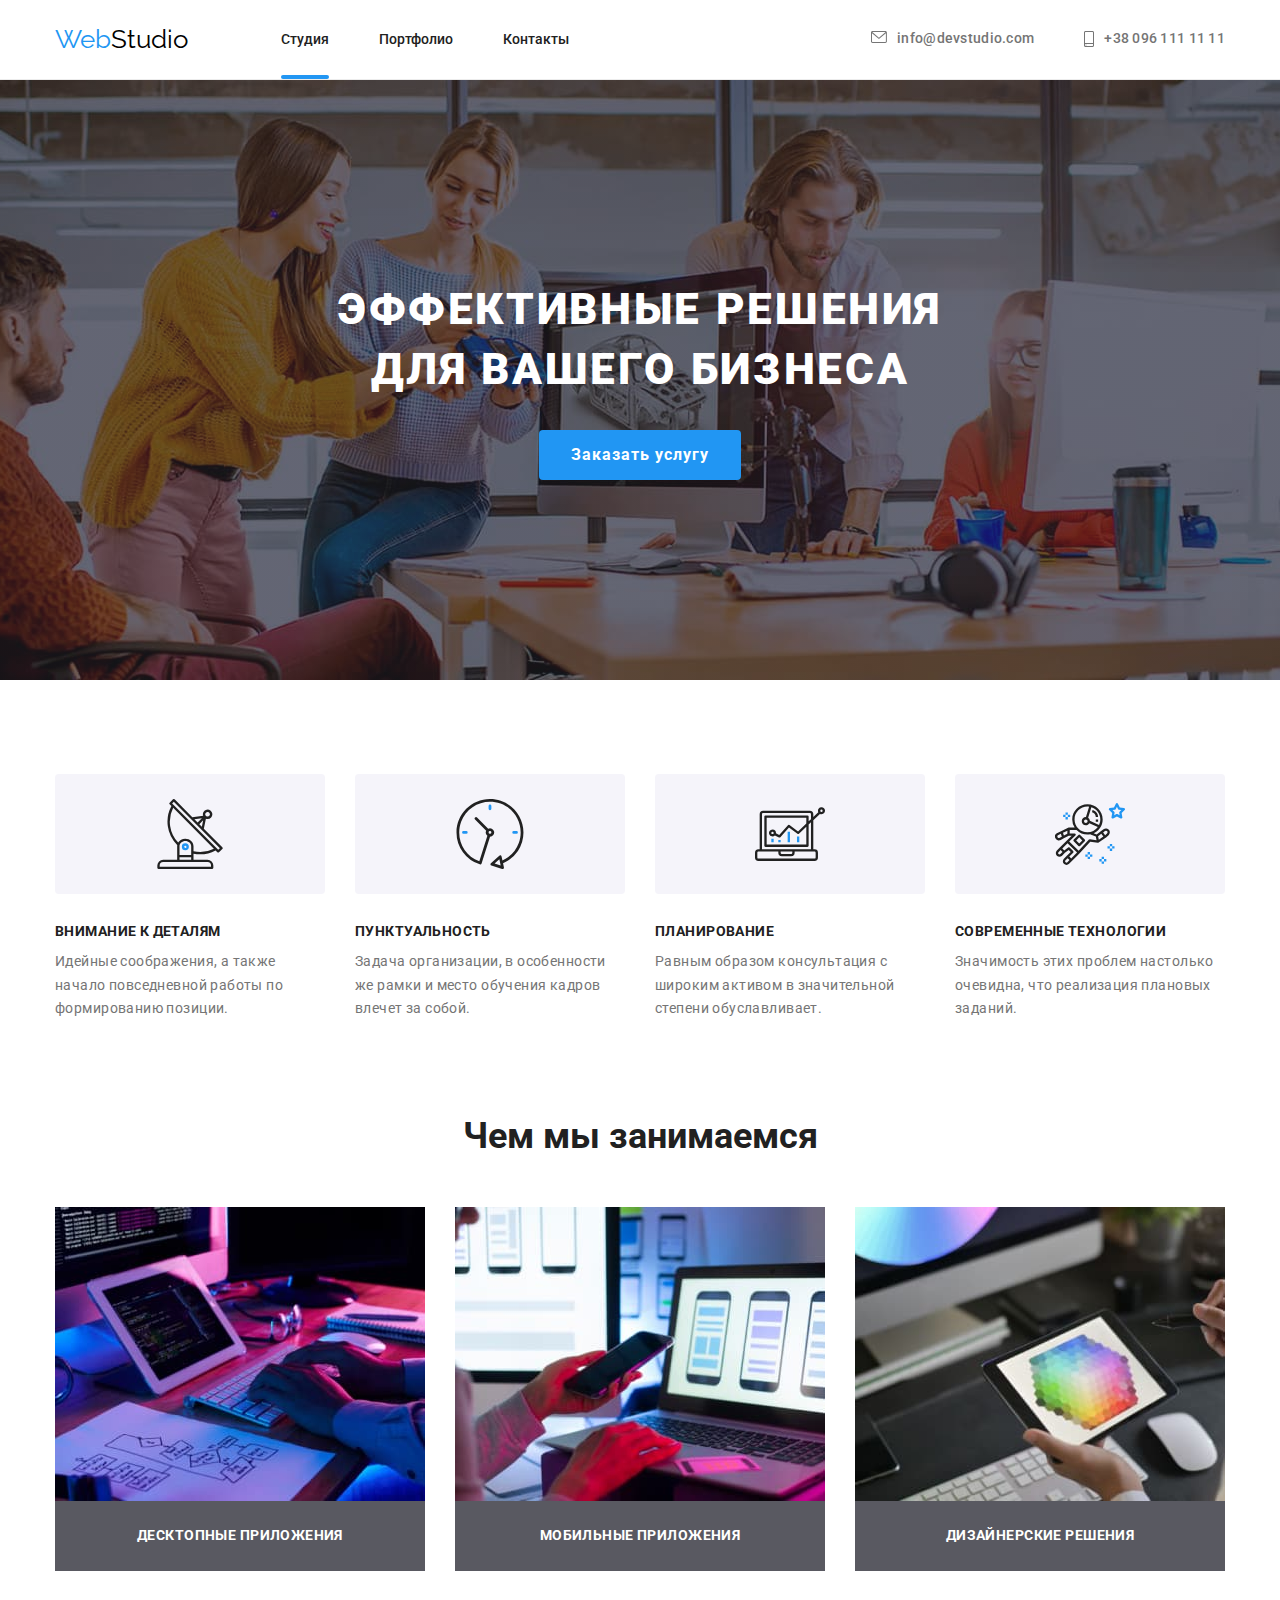
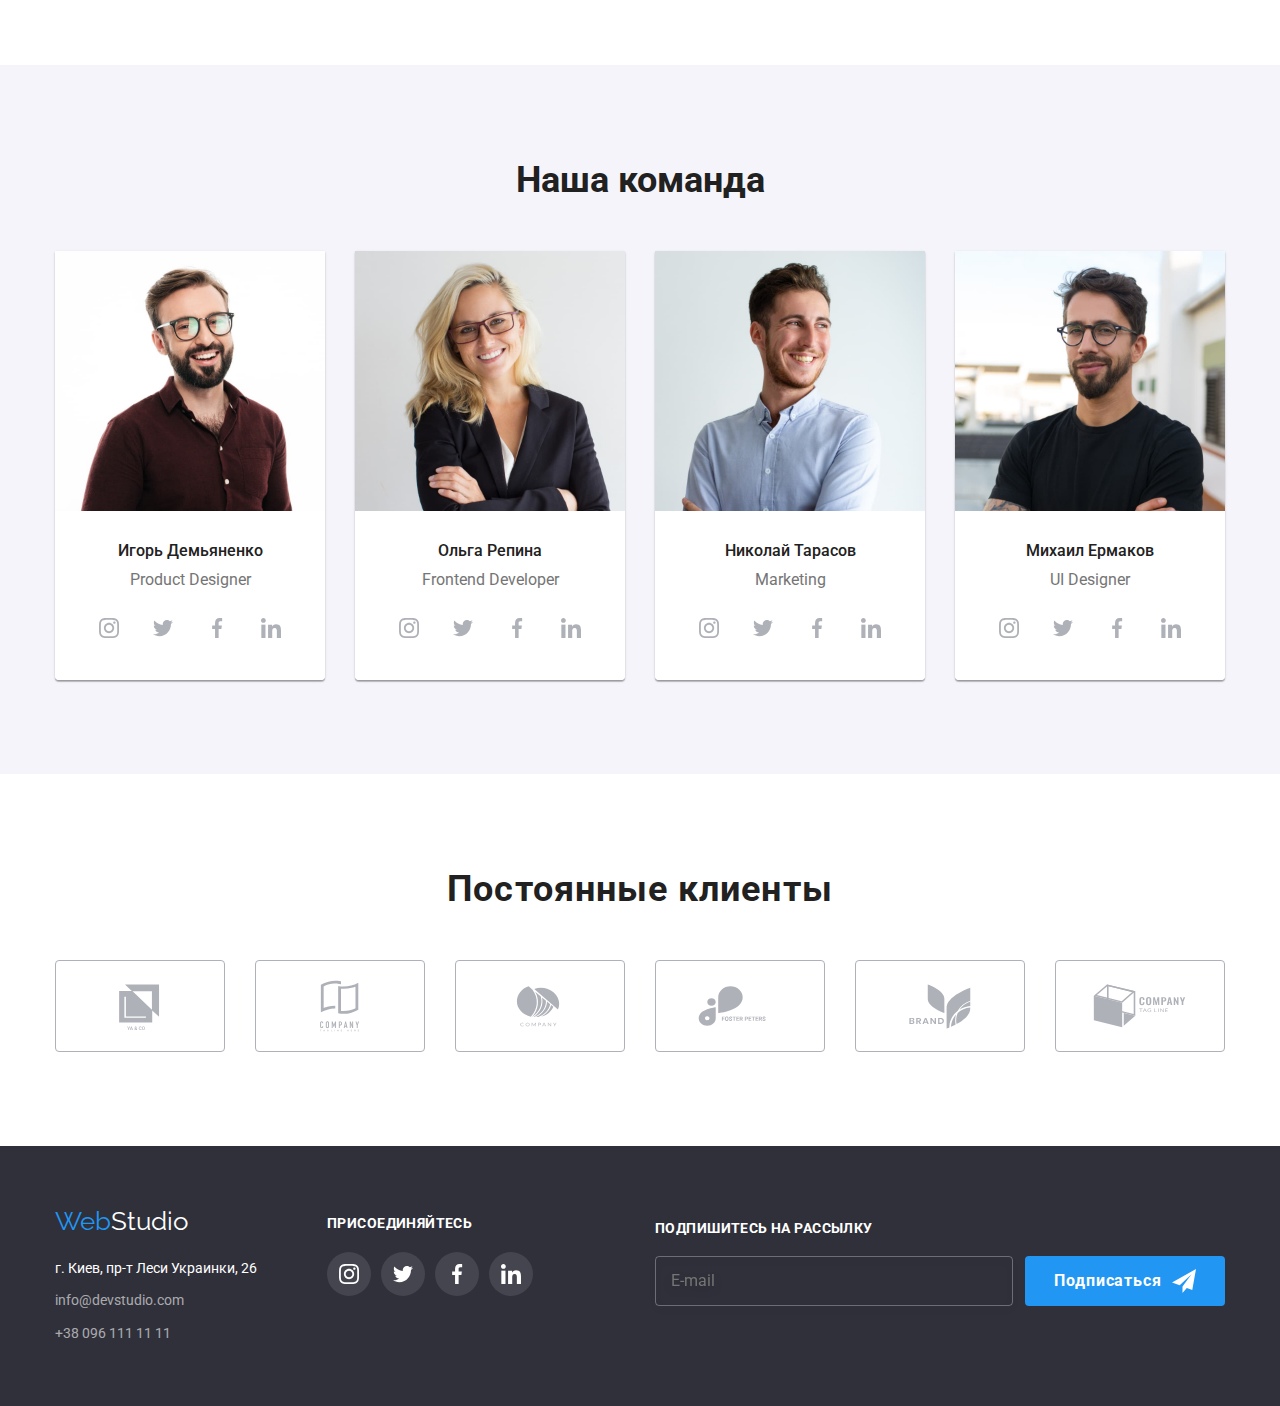
<file: index.html>
<!DOCTYPE html>
<html lang="ru">

<head>

    <meta charset="UTF-8">
    <meta http-equiv="X-UA-Compatible" content="IE=edge">
    <meta name="viewport" content="width=device-width, initial-scale=1.0">
    <title>Студия</title>
    <link
        href="https://fonts.googleapis.com/css2?family=Raleway:wght@700&family=Roboto:wght@400;500;700;900&display=swap"
        rel="stylesheet">
    <link rel="stylesheet"
        href="https://cdnjs.cloudflare.com/ajax/libs/modern-normalize/1.1.0/modern-normalize.min.css">
    <!-- <link rel="stylesheet" href="./css/styles.css" /> -->
    <link rel="stylesheet" href="./css/main.min.css">
</head>

<body>
    <!--------------------------------------------------Header--------------------------------->

    <header class="page-header">
        <nav class="container main-nav">
            <a href="./index.html" class="logo">Web</a>

            <!----------------------------------------Navigation------------------------------ -->
            <ul class="site-nav list">
                <li class="site-nav__item"><a href="" class="site-nav__link site-nav__link-current">Студия</a></li>
                <li class="site-nav__item"><a href="./portfolio.html" class="site-nav__link">Портфолио</a></li>
                <li class="site-nav__item"><a href="" class="site-nav__link">Контакты</a></li>
            </ul>

            <ul class="contacts list">
                <li class="contact__item">
                    <a class="contact__link" href="mailto:info@devstudio.com">
                        <svg class="contact__image" width="16" height="12">
                            <use href="./images/icons/symbol-defs.svg#icon-envelope"></use>
                        </svg>
                        info@devstudio.com</a>
                </li>
                <li class="contact__item">
                    <a class="contact__link" href="tel:+380961111111">
                        <svg class="contact__image" width="10" height="16">
                            <use href="./images/icons/symbol-defs.svg#icon-smartphone"></use>
                        </svg>
                        +38 096 111 11 11</a>
                </li>
            </ul>
        </nav>
    </header>
    <main>
        <!--------------------------------------Main section------------------------- -->
        <section class="order">
            <!-- <div class="container"> -->
            <h1 class="order__title">Эффективные решения для вашего бизнеса</h1>
            <button type="button" class="button" data-modal-open>Заказать услугу</button>
            <div class="backdrop is-hidden" data-modal>
<!-----------------------------------------Modal------------------------------------->
                <div class="modal">
                    <button class="modal__close" data-modal-close>
                        <svg class="close-icon" width="18" height="18">
                            <use href="./images/icons/symbol-defs.svg#icon-close-button"></use>
                        </svg>
                    </button>
                        <h2 class="modal__title">Оставьте свои данные, мы вам перезвоним</h2>
                        <form class="modal__form" autocomplete="off">

                    <div class="form-field">
                        <label class="form-field__label" for="name">
                            <span class="form-field__title">Имя</span>
                            <input type="text" class="form-field__input" name="name" id="name" />
                            <span class="form-field__icon" href="./images/icons/symbol-defs.svg#icon-person">
                                <svg class="icon-person" width="18" height="18">
                                    <use href="./images/icons/symbol-defs.svg#icon-person"></use>
                                </svg>
                            </span>
                        </label>
                    </div>


                    <div class="form-field">
                         <label class="form-field__label" for="phone" >
                            <span class="form-field__title">Телефон</span>                            
                            <input type="tel" class="form-field__input" name="name" id="phone"/>                       
                            <span class="form-field__icon" href="./images/icons/symbol-defs.svg#icon-phone">
                            <svg class="icon-phone" width="18" height="18">
                                <use href="./images/icons/symbol-defs.svg#icon-phone"></use>
                            </svg>
                        </span>
                    </label>
                    </div>

                    <div class="form-field">                                         
                    <label class="form-field__label" for="email">
                        <span class="form-field__title">Почта</span>
                        <input type="email" class="form-field__input" name="mail" id="email" />                  
                    <span class="form-field__icon" href="./images/icons/symbol-defs.svg#icon-email">
                         <svg class="icon-email" width="18" height="18">
                          <use href="./images/icons/symbol-defs.svg#icon-email"></use>
                      </svg>
                    </span></label>
                </div>

                <div class="form-field">
                    <label class="form-field__label" for="comment">
                        <span class="form-field__title">Комментарий</span></label>
                    <textarea class="form-field__textarea" name="comment" id="comment" placeholder="Введите текст"></textarea>
                </div>

                <label class="modal-agreement">
                    <div class="modal__box">
                        <input class="modal__input" type="checkbox" name="contract"/>
                        <span class="fake"></span>
                        <svg class="checkbox-icon">
                            <use width="16" height="16" class="icon-check" href="./images/icons/symbol-defs.svg#icon-icon-check1"></use>
                        </svg>               
                        <p class="modal__text">Соглашаюсь с рассылкой и принимаю <a class="modal__link" href="">
                                Условия договора</a></p>
                    </div>
                </label>
                
                <button class="form__button" type="submit">Отправить</button>
                    </form>
                    
                </div>
            </div>
            </div>
        </section> 

        <!----------------------------------------Features--------------------- -->
        <section class="features features-section">
            <div class="container">
                <h2 class="features-section__title">Наши преимущества</h2>
                <div class="features-section__box">
                    <ul class="features-list list">
                         <li class="features-list__item icon-antenna">
                            <div class="features-list__box">
                                <h3 class="features-list__title">Внимание к деталям</h3>
                                <p class="features-list__text">Идейные соображения, а также начало повседневной работы по
                                    формированию
                                    позиции.</p>
                            </div>
                        </li>

                        <li class="features-list__item icon-clock">
                            <div class="features-list__box">
                                <h3 class="features-list__title">Пунктуальность</h3>
                                <p class="features-list__text">Задача организации, в особенности же рамки и место обучения
                                    кадров
                                    влечет за собой.</p>
                            </div>
                        </li>

                        <li class="features-list__item icon-diagram">
                            <div class="features-list__box">
                                <h3 class="features-list__title">Планирование</h3>
                                <p class="features-list__text">Равным образом консультация с широким активом в значительной
                                    степени
                                    обуславливает.</p>
                            </div>
                        </li>

                         <li class="features-list__item icon-astronaut">
                            <div class="features-list__box">
                                <h3 class="features-list__title">Современные технологии</h3>
                                <p class="features-list__text">Значимость этих проблем настолько очевидна, что реализация
                                    плановых
                                    заданий.
                                </p>
                            </div>
                        </li>

                    </ul>
                </div>
            </div>
        </section>
<!---------------------------------------------------------- Works--------------------------------------- -->

        <section class="works works-section">
            <div class="container">
                 <h2 class="works-section__title">Чем мы занимаемся</h2>
                        <ul class="works-list list">
                            <li class="works-list__item">
                                <div class="works-thumb">
                                    <img class="works-list__image" src="./images/jpg-images/activity1.jpg"
                                        alt="programer working his desk office" width="370">
                                    <div class="works-list__box">
                                <h2 class="works-list__title">Десктопные приложения</h2>
                                </div>
                            </div>
                        </li>

                <li class="works-list__item">
                    <div class="works-thumb">
                        <img class="works-list__image" src="./images/jpg-images/activity2.jpg"
                            alt="team creator is working interface mobile phones" width="370">
                            <div class="works-list__box">
                                <h2 class="works-list__title">Мобильные приложения</h2>
                            </div>
                        </div>
                    </li>
                    <li class="works-list__item">
                        <div class="works-thumb">
                        <img class="works-list__image" src="./images/jpg-images/activity3.jpg" alt="designer is working on tablet" width="370">
                        <div class="works-list__box">
                            <h2 class="works-list__title">Дизайнерские решения</h2>
                        </div>
                    </div>
                </li>
            </ul>
        </div>
    </section>
<!---------------------------------------------- Our team------------------------------- -->

                <section class="team team-section">
                    <div class="container">
                    <h2 class="team__title">Наша команда</h2>
                        <ul class="team-list list">
                            <li class="team-list__member">
                                <img class="team-list__image" src="./images/jpg-images/product_designer.jpg"
                                    alt="Product Designer, Igor Demianenko" width="270">
                                <div class="specialist">
                                    <h3 class="specialist__name">Игорь Демьяненко</h3>
                                      <p class="specialist__role">Product Designer</p>
                                       <ul class="specialist-links">
                                           <li class="specialist-links__item">
                                            <a class="icon-link" href="./images/icons/symbol-defs.svg#icon-instagram">
                                                <svg class="social-icon" width="20" height="20">
                                                    <use href="./images/icons/symbol-defs.svg#icon-instagram">
                                                    </use>
                                                </svg>
                                            </a>
                                        </li>

                                <li class="specialist-links__item">
                                    <a class="icon-link" href="./images/icons/symbol-defs.svg#icon-twitter">
                                        <svg class="social-icon" width="20" height="20">
                                            <use href="./images/icons/symbol-defs.svg#icon-twitter">
                                            </use>
                                        </svg>
                                    </a>
                                </li>
                                <li class="specialist-links__item">
                                    <a class="icon-link" href="./images/icons/symbol-defs.svg#icon-facebook">
                                        <svg class="social-icon" width="20" height="20">
                                            <use href="./images/icons/symbol-defs.svg#icon-facebook">
                                            </use>
                                        </svg>
                                    </a>
                                </li>
                                <li class="specialist-links__item">
                                    <a class="icon-link" href="./images/icons/symbol-defs.svg#icon-linkedin">
                                        <svg class="social-icon" width="20" height="20">
                                            <use href="./images/icons/symbol-defs.svg#icon-linkedin">
                                            </use>
                                        </svg>
                                    </a>
                                </li>
                            </ul>
                        </div>

                    </li>
                    <li class="team-list__member">
                        <img class="team-list__image" src="./images/jpg-images/frontend_developer.jpg" alt="Frontend Developer, Olha Repina"
                            width="270">
                        <div class="specialist">
                            <h3 class="specialist__name">Ольга Репина</h3>
                            <p class="specialist__role">Frontend Developer</p>
                            <ul class="specialist-links">
                                <li class="specialist-links__item">
                                    <a class="icon-link" href="./images/icons/symbol-defs.svg#icon-instagram">
                                        <svg class="social-icon" width="20" height="20">
                                            <use href="./images/icons/symbol-defs.svg#icon-instagram">
                                            </use>
                                        </svg>
                                    </a>
                                </li>
                                <li class="specialist-links__item">
                                    <a class="icon-link" href="./images/icons/symbol-defs.svg#icon-twitter">
                                        <svg class="social-icon" width="20" height="20">
                                            <use href="./images/icons/symbol-defs.svg#icon-twitter">
                                            </use>
                                        </svg>
                                    </a>
                                </li>
                                <li class="specialist-links__item">
                                    <a class="icon-link" href="./images/icons/symbol-defs.svg#icon-facebook">
                                        <svg class="social-icon" width="20" height="20">
                                            <use href="./images/icons/symbol-defs.svg#icon-facebook">
                                            </use>
                                        </svg>
                                    </a>
                                </li>
                                <li class="specialist-links__item">
                                    <a class="icon-link" href="./images/icons/symbol-defs.svg#icon-linkedin">
                                        <svg class="social-icon" width="20" height="20">
                                            <use href="./images/icons/symbol-defs.svg#icon-linkedin">
                                            </use>
                                        </svg>
                                    </a>
                                </li>
                            </ul>
                        </div>
                    </li>
                    <li class="team-list__member">
                        <img class="team-list__image" src="./images/jpg-images/marketing.jpg" alt="Marketing, Nikolai Tarasov" width="270">
                        <div class="specialist">
                            <h3 class="specialist__name">Николай Тарасов</h3>
                            <p class="specialist__role">Marketing</p>
                            <ul class="specialist-links">
                                <li class="specialist-links__item">
                                    <a class="icon-link" href="./images/icons/symbol-defs.svg#icon-instagram">
                                        <svg class="social-icon" width="20" height="20">
                                            <use href="./images/icons/symbol-defs.svg#icon-instagram">
                                            </use>
                                        </svg>
                                    </a>
                                </li>
                                <li class="specialist-links__item">
                                    <a class="icon-link" href="./images/icons/symbol-defs.svg#icon-twitter">
                                        <svg class="social-icon" width="20" height="20">
                                            <use href="./images/icons/symbol-defs.svg#icon-twitter">
                                            </use>
                                        </svg>
                                    </a>
                                </li>
                                <li class="specialist-links__item">
                                    <a class="icon-link" href="./images/icons/symbol-defs.svg#icon-facebook">
                                        <svg class="social-icon" width="20" height="20">
                                            <use href="./images/icons/symbol-defs.svg#icon-facebook">
                                            </use>
                                        </svg>
                                    </a>
                                </li>
                                <li class="specialist-links__item">
                                    <a class="icon-link" href="./images/icons/symbol-defs.svg#icon-linkedin">
                                        <svg class="social-icon" width="20" height="20">
                                            <use href="./images/icons/symbol-defs.svg#icon-linkedin">
                                            </use>
                                        </svg>
                                    </a>
                                </li>
                            </ul>
                        </div>
                    </li>
                    <li class="team-list__member">
                        <img class="team-list__image" src="./images/jpg-images/ui_designer.jpg" alt="UI Designer, Mikhail Yermakov"
                            width="270">
                        <div class="specialist">
                            <h3 class="specialist__name">Михаил Ермаков</h3>
                            <p class="specialist__role">UI Designer</p>
                            <ul class="specialist-links">
                                <li class="specialist-links__item">
                                    <a class="icon-link" href="./images/icons/symbol-defs.svg#icon-instagram">
                                        <svg class="social-icon" width="20" height="20">
                                            <use href="./images/icons/symbol-defs.svg#icon-instagram">
                                            </use>
                                        </svg>
                                    </a>
                                </li>
                                <li class="specialist-links__item">
                                    <a class="icon-link" href="./images/icons/symbol-defs.svg#icon-twitter">
                                        <svg class="social-icon" width="20" height="20">
                                            <use href="./images/icons/symbol-defs.svg#icon-twitter">
                                            </use>
                                        </svg>
                                    </a>
                                </li>
                                <li class="specialist-links__item">
                                    <a class="icon-link" href="./images/icons/symbol-defs.svg#icon-facebook">
                                        <svg class="social-icon" width="20" height="20">
                                            <use href="./images/icons/symbol-defs.svg#icon-facebook">
                                            </use>
                                        </svg>
                                    </a>
                                </li>
                                <li class="specialist-links__item">
                                    <a class="icon-link" href="./images/icons/symbol-defs.svg#icon-linkedin">
                                        <svg class="social-icon" width="20" height="20">
                                            <use href="./images/icons/symbol-defs.svg#icon-linkedin">
                                            </use>
                                        </svg>
                                    </a>
                                </li>
                            </ul>
                        </div>
                    </li>
                </ul>
            </div>
        </section>
<!-- ----------------------------------Clients---------------------------- -->


                <section class="clients clients-section">
                    <div class="container">
                        <h2 class="clients__title">Постоянные клиенты</h2>
                        <ul class="clients-list">
                            <li class="clients-list__item">
                                <a class="button-client" href="./images/icons/symbol-defs.svg#icon-company1">
                                    <svg class="button-icon">
                                        <use href="./images/icons/symbol-defs.svg#icon-company1-1"></use>
                                    </svg>
                                </a>
                            </li>

                    <li class="clients-list__item"><a class="button-client"
                            href="./images/icons/symbol-defs.svg#icon-company2"">
                <svg class=" button-icon">
                            <use href="./images/icons/symbol-defs.svg#icon-company2"></use>
                            </svg>
                        </a></li>
                    <li class="clients-list__item"><a class="button-client"
                            href="./images/icons/symbol-defs.svg#icon-company3">
                            <svg class="button-icon">
                                <use href="./images/icons/symbol-defs.svg#icon-company3"></use>
                            </svg>
                        </a></li>
                    <li class="clients-list__item"><a class="button-client"
                            href="./images/icons/symbol-defs.svg#icon-company4">
                            <svg class="button-icon">
                                <use href="./images/icons/symbol-defs.svg#icon-company4"></use>
                            </svg>
                        </a></li>
                    <li class="clients-list__item"><a class="button-client"
                            href="./images/icons/symbol-defs.svg#icon-company5">
                            <svg class="button-icon">
                                <use href="./images/icons/symbol-defs.svg#icon-company5"></use>
                            </svg>
                        </a></li>
                    <li class="clients-list__item"><a class="button-client"
                            href="./images/icons/symbol-defs.svg#icon-company6">
                            <svg class="button-icon">
                                <use href="./images/icons/symbol-defs.svg#icon-company6"></use>
                            </svg>
                        </a></li>
                </ul>
            </div>
        </section>
    </main>
    <!------------------------------------Footer--------------------------->
    <footer class="footer">
        <section class="container footer-nav">
            <div>
                <a href="./index.html" class="footer-logo">Web</a>

                <address>
                    <ul class="footer-contacts list">
                        <li class="footer-contacts__item"><a
                                href="https://www.google.com/maps/place/%D0%B1%D1%83%D0%BB%D1%8C%D0%B2%D0%B0%D1%80+%D0%9B%D0%B5%D1%81%D1%96+%D0%A3%D0%BA%D1%80%D0%B0%D1%97%D0%BD%D0%BA%D0%B8,+26,+%D0%9A%D0%B8%D1%97%D0%B2,+%D0%A3%D0%BA%D1%80%D0%B0%D1%97%D0%BD%D0%B0,+02000/@50.4265807,30.5383858,17z/data=!3m1!4b1!4m5!3m4!1s0x40d4cf0e033ecbe9:0x57a4dffefec77da0!8m2!3d50.4265807!4d30.5383858"
                                target="_blank" class="footer-contacts__address">г.
                                Киев, пр-т Леси Украинки, 26</a></li>
                        <li class="footer-contacts__item"><a href="mailto:info@devstudio.com"
                                class="footer-contacts__link">info@devstudio.com</a></li>
                        <li class="footer-contacts__item"><a href="tel:+380961111111" class="footer-contacts__link">+38 096 111 11
                                11</a></li>
                    </ul>
                </address>
            </div>

            <div class="join-box">
                <p class="join-box__title">Присоединяйтесь</p>
                <ul class="join-box__list">
                    <li class="social-link">
                        <a class="icon-link" href="./images/icons/symbol-defs.svg#icon-instagram">
                            <svg width="20" height="20">
                                <use href="./images/icons/symbol-defs.svg#icon-instagram">
                                </use>
                            </svg>
                        </a>
                    </li>
                    <li class="social-link">
                        <a class="icon-link" href="./images/icons/symbol-defs.svg#icon-twitter">
                            <svg width="20" height="20">
                                <use href="./images/icons/symbol-defs.svg#icon-twitter"></use>
                            </svg>
                        </a>
                    </li>
                    <li class="social-link">
                        <a class="icon-link" href="./images/icons/symbol-defs.svg#icon-facebook">
                            <svg width="20" height="20">
                                <use href="./images/icons/symbol-defs.svg#icon-facebook"></use>
                            </svg>
                        </a>
                    </li>
                    <li class="social-link">
                        <a class="icon-link" href="./images/icons/symbol-defs.svg#icon-linkedin">
                            <svg width="20" height="20">
                                <use href="images/icons/symbol-defs.svg#icon-linkedin"></use>
                            </svg>
                        </a>
                    </li>
                </ul>
            </div>


<div class="subscription">
    <p class="subscription__title">Подпишитесь на рассылку
       <form class="subscription__form" name="subscription-form" autocomplete="off">
        <label class="subscription__label">
            <input placeholder="E-mail" type="email" name="email" class="subscription__email"/>
  
            <button type="button" class="subscription__submit">Подписаться
                <svg width="24" height="24" class="subscribtion__icon">
                    <use href="./images/icons/symbol-defs.svg#icon-icon-send"></use>
                </svg>
            </button>
        </label>

    </form>
    </p>
</div>  
</section>
</footer>
<script src="./modal.js"></script>
</body>

</html>
</file>
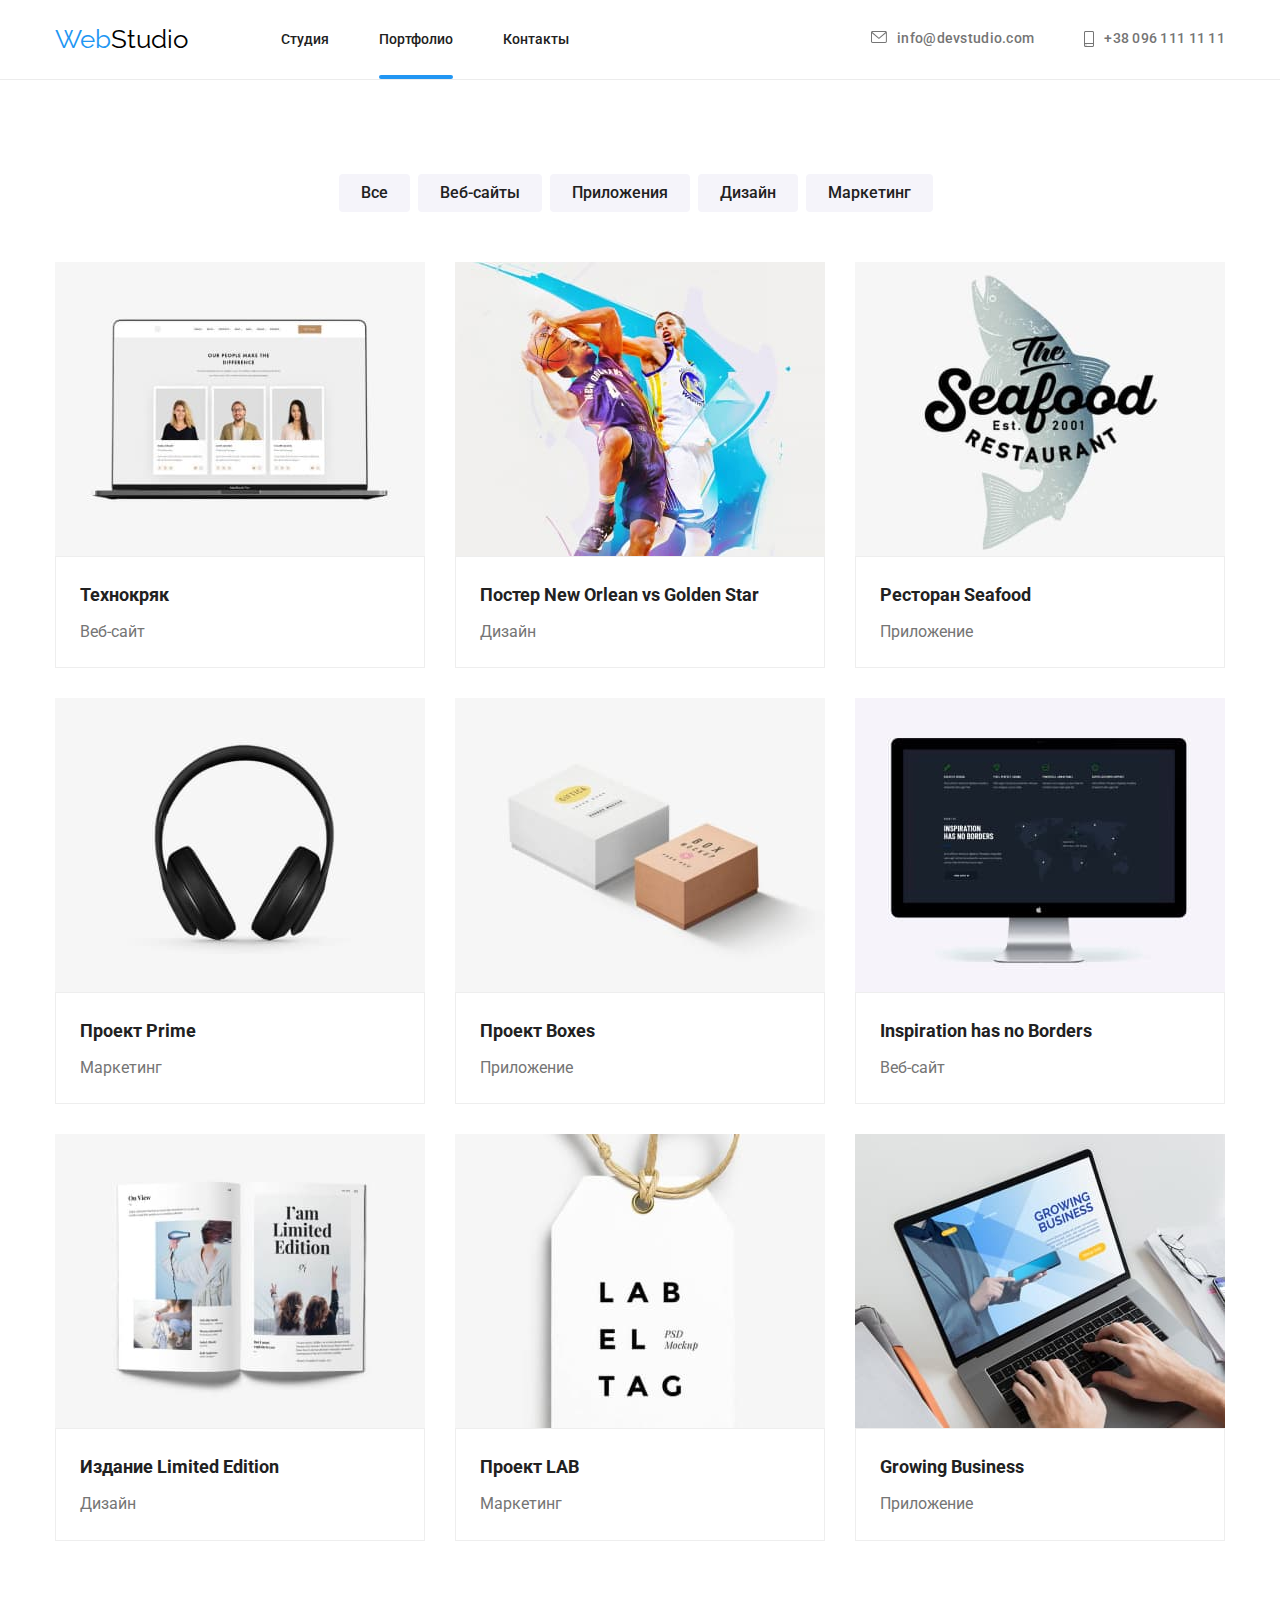
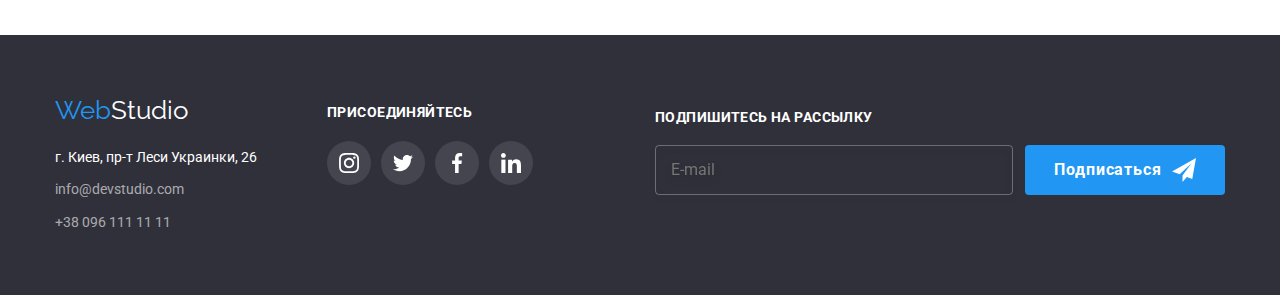
<file: portfolio.html>
<!DOCTYPE html>
<html lang="en">

<head>

    <meta charset="UTF-8">
    <meta http-equiv="X-UA-Compatible" content="IE=edge">
    <meta name="viewport" content="width=device-width, initial-scale=1.0">
    <title>Портфолио</title>
    <link
        href="https://fonts.googleapis.com/css2?family=Raleway:wght@700&family=Roboto:wght@400;500;700;900&display=swap"
        rel="stylesheet">
    <link rel="stylesheet"
        href="https://cdnjs.cloudflare.com/ajax/libs/modern-normalize/1.1.0/modern-normalize.min.css">
    <!-- <link rel="stylesheet" href="./css/styles.css"> -->
    <link rel="stylesheet" href="./css/main.min.css">
</head>

<body>
    <header class="page-header">
        <nav class="container main-nav">
            <a href="./index.html" class="logo">Web</a>

            <!-- Навігація на інші сторінки -->
            <ul class="site-nav list">
                <li class="site-nav__item"><a href="./index.html" class="site-nav__link">Студия</a></li>
                <li class="site-nav__item"><a href="./portfolio.html" class="site-nav__link site-nav__link-current">Портфолио</a></li>
                <li class="site-nav__item"><a href="" class="site-nav__link">Контакты</a></li>
            </ul>

            <ul class="contacts list">
                <li class="contact__item">
                    <a class="contact__link" href="mailto:info@devstudio.com">
                        <svg class="contact__image" width="16" height="12">
                            <use href="./images/icons/symbol-defs.svg#icon-envelope"></use>
                        </svg>
                        info@devstudio.com</a>
                </li>
                <li class="contact__item">
                    <a class="contact__link" href="tel:+380961111111">
                        <svg class="contact__image" width="10" height="16">
                            <use href="./images/icons/symbol-defs.svg#icon-smartphone"></use>
                        </svg>
                        +38 096 111 11 11</a>
                </li>
            </ul>
        </nav>
    </header>
    <main>
        <!----------------------------------------Filters---------------------------- -->


                    <section class="filters filters-section">
                        <div class="container">
                            <h1 class="filters__title">Filters</h1>
                            <ul class="filters-list">
                                <li><button type="button primary" class="filters-list__item">Все</button></li>
                                <li><button type="button secondary" class="filters-list__item">Веб-сайты</button></li>
                                <li><button type="button secondary" class="filters-list__item">Приложения</button></li>
                                <li><button type="button secondary" class="filters-list__item">Дизайн</button></li>
                                <li><button type="button secondary" class="filters-list__item">Маркетинг</button></li>
                            </ul>

<ul class="samples-list">
    <li class="samples-list__item">
        <div class="samples-box">
            <img class="samples-box__image" src="./images/jpg-images/project1.jpg" alt="Web-site" width="370">
            <div class="sample-overlay">
                <p class="sample-overlay__text">Ресурс предлагает комплексные предложения с разным уровнем функционала и сервисов.
                    Все это позволит посетителю получить исчерпывающие сведения о компании или частном лице.</p>
            </div>
        </div>
        <div class="sample-description">
            <h2 class="sample-description__title">Технокряк</h2>
            <p class="sample-description__type">Веб-сайт</p>
        </div>
    </li>


                    <li class="samples-list__item">
                        <div class="samples-box">
                        <img class="samples-box__image" src="./images/jpg-images/project2.jpg" alt="Poster" width="370">                     
                     <div class="sample-overlay">
                            <p class="sample-overlay__text">Ресурс предлагает комплексные предложения с разным уровнем функционала и сервисов.
                                Все это позволит посетителю получить исчерпывающие сведения о компании или частном лице.</p>
                        </div>
                    </div>
                     <div class="sample-description">
                            <h2 class="sample-description__title">Постер New Orlean vs Golden Star</h2>
                            <p class="sample-description__type">Дизайн</p>
                        </div>
                    </li>

                    <li class="samples-list__item">
                        <div class="samples-box">
                        <img class="samples-box__image" src="./images/jpg-images/project3.jpg" alt="Application" width="370">
                        
                    <div class="sample-overlay">
                            <p class="sample-overlay__text">Ресурс предлагает комплексные предложения с разным уровнем функционала и сервисов.
                                Все это позволит посетителю получить исчерпывающие сведения о компании или частном лице.</p>
                        </div>
                        </div>
                        <div class="sample-description">
                            <h2 class="sample-description__title">Ресторан Seafood</h2>
                            <p class="sample-description__type">Приложение</p>
                        </div>
                    </li>
                    <li class="samples-list__item">
                        <div class="samples-box">
                        <img class="samples-box__image" src="./images/jpg-images/project4.jpg" alt="Marketing" width="370">
                        
                        <div class="sample-overlay">
                            <p class="sample-overlay__text">Ресурс предлагает комплексные предложения с разным уровнем функционала и сервисов.
                                Все это позволит посетителю получить исчерпывающие сведения о компании или частном лице.</p>
                        </div>
                        </div>
                        <div class="sample-description">
                            <h2 class="sample-description__title">Проект Prime</h2>
                            <p class="sample-description__type">Маркетинг</p>
                        </div>
                    </li>
                    <li class="samples-list__item">
                        <div class="samples-box">
                        <img class="samples-box__image" src="./images/jpg-images/project5.jpg" alt="Application" width="370">
                        
                        <div class="sample-overlay">
                            <p class="sample-overlay__text">Ресурс предлагает комплексные предложения с разным уровнем функционала и сервисов.
                                Все это позволит посетителю получить исчерпывающие сведения о компании или частном лице.</p>
                        </div>
                        </div>
                        <div class="sample-description">
                            <h2 class="sample-description__title">Проект Boxes</h2>
                            <p class="sample-description__type">Приложение</p>
                        </div>
                    </li>
                    <li class="samples-list__item">
                        <div class="samples-box">
                        <img class="samples-box__image" src="./images/jpg-images/project6.jpg" alt="Web-site" width="370">
                        
                        <div class="sample-overlay">
                            <p class="sample-overlay__text">Ресурс предлагает комплексные предложения с разным уровнем функционала и сервисов.
                                Все это позволит посетителю получить исчерпывающие сведения о компании или частном лице.</p>
                        </div>
                        </div>
                        <div class="sample-description">
                            <h2 class="sample-description__title">Inspiration has no Borders</h2>
                            <p class="sample-description__type">Веб-сайт</p>
                        </div>
                    </li>
                    <li class="samples-list__item">
                        <div class="samples-box">
                        <img class="samples-box__image" src="./images/jpg-images/project7.jpg" alt="Design" width="370">
                        
                        <div class="sample-overlay">
                            <p class="sample-overlay__text">Ресурс предлагает комплексные предложения с разным уровнем функционала и сервисов.
                                Все это позволит посетителю получить исчерпывающие сведения о компании или частном лице.</p>
                        </div>
                        </div>
                        <div class="sample-description">
                            <h2 class="sample-description__title">Издание Limited Edition</h2>
                            <p class="sample-description__type">Дизайн</p>
                        </div>
                    </li>
                    <li class="samples-list__item">
                        <div class="samples-box">
                        <img class="samples-box__image" src="./images/jpg-images/project8.jpg" alt="Marketing" width="370">
                        
                        <div class="sample-overlay">
                            <p class="sample-overlay__text">Ресурс предлагает комплексные предложения с разным уровнем функционала и сервисов.
                                Все это позволит посетителю получить исчерпывающие сведения о компании или частном лице.</p>
                        </div>
                        </div>
                        <div class="sample-description">
                            <h2 class="sample-description__title">Проект LAB</h2>
                            <p class="sample-description__type">Маркетинг</p>
                        </div>
                    </li>
                    <li class="samples-list__item">
                        <div class="samples-box">
                        <img class="samples-box__image" src="./images/jpg-images/project9.jpg" alt="Application" width="370">
                        
                        <div class="sample-overlay">
                            <p class="sample-overlay__text">Ресурс предлагает комплексные предложения с разным уровнем функционала и сервисов.
                                Все это позволит посетителю получить исчерпывающие сведения о компании или частном лице.</p>
                        </div>
                        </div>
                        <div class="sample-description">
                            <h2 class="sample-description__title">Growing Business</h2>
                            <p class="sample-description__type">Приложение</p>
                        </div>
                    </li>
                </ul>
            </div>
        </section>
    </main>

    <footer class="footer">
        <section class="container footer-nav">
            <div>
                <a href="./index.html" class="footer-logo">Web</a>
                <address>
                    <ul class="footer-contacts list">
                        <li class="footer-contacts__item"><a
                                href="https://www.google.com/maps/place/%D0%B1%D1%83%D0%BB%D1%8C%D0%B2%D0%B0%D1%80+%D0%9B%D0%B5%D1%81%D1%96+%D0%A3%D0%BA%D1%80%D0%B0%D1%97%D0%BD%D0%BA%D0%B8,+26,+%D0%9A%D0%B8%D1%97%D0%B2,+%D0%A3%D0%BA%D1%80%D0%B0%D1%97%D0%BD%D0%B0,+02000/@50.4265807,30.5383858,17z/data=!3m1!4b1!4m5!3m4!1s0x40d4cf0e033ecbe9:0x57a4dffefec77da0!8m2!3d50.4265807!4d30.5383858"
                                target="_blank" class="footer-contacts__address">г.
                                Киев, пр-т Леси Украинки, 26</a></li>
                        <li class="footer-contacts__item"><a href="mailto:info@devstudio.com"
                                class="footer-contacts__link">info@devstudio.com</a></li>
                        <li class="footer-contacts__item"><a href="tel:+380961111111" class="footer-contacts__link">+38 096 111 11
                                11</a></li>
                    </ul>
                </address>
            </div>

        <div class="join-box">
            <p class="join-box__title">Присоединяйтесь</p>
                <ul class="join-box__list">
                    <li class="social-link">
                        <a class="icon-link" href="./images/icons/symbol-defs.svg#icon-instagram">
                            <svg width="20" height="20">
                                <use href="./images/icons/symbol-defs.svg#icon-instagram">
                                </use>
                            </svg>
                        </a>
                    </li>
                    <li class="social-link">
                        <a class="icon-link" href="./images/icons/symbol-defs.svg#icon-twitter">
                            <svg width="20" height="20">
                                <use href="./images/icons/symbol-defs.svg#icon-twitter"></use>
                            </svg>
                        </a>
                    </li>
                    <li class="social-link">
                        <a class="icon-link" href="./images/icons/symbol-defs.svg#icon-facebook">
                            <svg width="20" height="20">
                                <use href="./images/icons/symbol-defs.svg#icon-facebook"></use>
                            </svg>
                        </a>
                    </li>
                    <li class="social-link">
                        <a class="icon-link" href="./images/icons/symbol-defs.svg#icon-linkedin">
                            <svg width="20" height="20">
                                <use href="images/icons/symbol-defs.svg#icon-linkedin"></use>
                            </svg>
                        </a>
                    </li>
                </ul>
        </div>

        <div class="subscription">
            <p class="subscription__title">Подпишитесь на рассылку
            <form class="subscription__form" name="subscription-form" autocomplete="off">
                <label class="subscription__label">
                    <input placeholder="E-mail" type="email" name="email" class="subscription__email" />
        
                    <button type="button" class="subscription__submit">Подписаться
                        <svg width="24" height="24" class="subscribtion__icon">
                            <use href="./images/icons/symbol-defs.svg#icon-icon-send"></use>
                        </svg>
                    </button>
                </label>
              </form>
            </p>
        </div>
    
    </section>
</footer>
</body>
</html>
</file>
<file: css/main.min.css>
body{font-family:Roboto,sans-serif;background-color:var(--primary-white-color);color:var(--primary-text-color)}.container{padding-left:15px;padding-right:15px;margin-left:auto;margin-right:auto;width:1200px}ul{list-style:none;padding:0;margin:0}:root{--primary-text-color: #757575;--title-text-color: #212121;--accent-color: rgb(33, 150, 243);--primary-white-color: #FFFFFF;--button-color: #F5F4FA;--secondary-white-color: rgba(255, 255, 255, 0.6);--footer-color: #2F303A;--logo-text-color: #000000;--team-bg-color: #f5f4fa;--secondary-border-color: #eeeeee;--order-background: #C4C4C4;--border-color: #ECECEC;--icon-fill: rgba(175, 177, 184, 1);--backdrop-background: rgba(0, 0, 0, 0.2);--timing-function: cubic-bezier(0.4, 0, 0.2, 1)}header{border-bottom:1px solid var(--border-color);padding:24px 0}.main-nav{display:flex;align-items:center}.logo{color:var(--accent-color);font-family:Raleway,sans-serif;font-size:26px;line-height:1.19;text-decoration:none}.logo::after{content:"Studio";color:var(--logo-text-color)}.site-nav{display:flex;margin-left:93px}.site-nav__item:not(:last-child){margin-right:50px}.site-nav__link{padding-top:32px;padding-bottom:32px;position:relative;font-weight:500;font-size:14px;line-height:1.14;color:var(--title-text-color);text-decoration:none;transition-duration:250ms;transition-timing-function:cubic-bezier(0.4, 0, 0.2, 1)}.site-nav__link:hover,.site-nav__link:focus{color:var(--accent-color)}.site-nav__link-current::after{position:absolute;bottom:0;left:0;content:"";display:inline-block;width:100%;height:4px;background:#2196f3;border-radius:2px}.contacts{display:flex;margin-left:auto}.contact__link{display:flex}.contact__item:not(:last-child){margin-right:50px}.contact__image{margin-right:10px}.contact__link{display:flex;color:var(--primary-text-color);fill:var(--primary-text-color);font-weight:500;font-size:14px;line-height:1.14;letter-spacing:.02em;text-decoration:none;transition-duration:250ms;transition-timing-function:cubic-bezier(0.4, 0, 0.2, 1)}.contact__link:hover,.contact__link:focus{color:var(--accent-color);fill:var(--accent-color)}.order{height:600px;max-width:1600px;margin-left:auto;margin-right:auto;background-image:linear-gradient(to right, rgba(47, 48, 58, 0.4), rgba(47, 48, 58, 0.4)),url(../images/jpg-images/order-image.jpg);background-repeat:no-repeat;background-position:center;background-size:cover;text-align:center;padding-top:200px;padding-bottom:200px}.order__title{text-align:center;margin:0 auto;margin-bottom:30px;font-weight:900;font-size:44px;line-height:1.36;letter-spacing:.06em;text-transform:uppercase;color:var(--primary-white-color);width:696px}.backdrop{z-index:3;position:fixed;top:0;left:0;width:100%;height:100%;background-color:var(--backdrop-background);transition:opacity 250ms cubic-bezier(0.4, 0, 0.2, 1);opacity:1}.backdrop.is-hidden{opacity:0;pointer-events:none}.modal{display:inline-block;position:absolute;top:50%;left:50%;transform:translate(-50%, -50%);min-width:528px;max-height:581px;border-radius:4px;padding:40px;background:var(--primary-white-color);border-radius:4px}.modal__close{position:absolute;display:flex;justify-content:center;align-items:center;right:8px;top:8px;border-radius:50%;cursor:pointer;width:30px;height:30px;border:1px solid var(--border-color);background-color:var(--primary-white-color);color:var(--accent-color);transition:fill 250ms var(--timing-function)}.close-icon:hover,.close-icon:focus{fill:var(--accent-color)}.close-icon{fill:var(--logo-text-color);width:15px;height:15px;border:1px solid rgba(0,0,0,0)}.modal__title{margin-top:0;margin-bottom:12px;font-weight:700;font-size:20px;line-height:1.15;text-align:center;letter-spacing:.03em;color:var(--title-text-color)}.form-field{position:relative;margin-bottom:10px;transition:border 250ms var(--timing-function)}.form-field__title{width:100%;top:50%;left:0;display:block;margin-bottom:4px;font-weight:400;font-size:12px;line-height:1.16;letter-spacing:.01em;color:var(--primary-text-color);text-align:left}.form-field__input{display:block;width:100%;height:40px;margin:0;padding:10px 30px 10px 40px;font:inherit;border:1px solid rgba(33,33,33,.2);border-radius:4px;cursor:pointer;outline:none;transition:border 250ms var(--timing-function)}.form-field__input:focus-within,.form-field__input:hover{border:1px solid var(--accent-color)}.form-field__icon{position:absolute;top:30px;left:10px;transition:border 250ms var(--timing-function)}.form-field:focus-within .form-field__icon,.form-field:hover .form-field__icon{fill:var(--accent-color)}.form-field__textarea{outline:none;resize:none;justify-content:center;padding:16px 12px;width:448px;height:120px;margin-top:4px;border:1px solid rgba(33,33,33,.2);transition:border 250ms var(--timing-function);cursor:pointer;border-radius:4px}.form-field__textarea:focus,.form-field__textarea:hover{border:1px solid var(--accent-color)}.modal-agreement{display:block;position:relative}.modal__input{width:16px;height:15px}.fake{display:inline-block;width:16px;height:15px;border:2px solid #000;border-radius:4px;margin-left:-16px}.modal__input:checked+.fake{border:2px solid var(--accent-color)}.modal__box{display:flex;justify-content:center;align-items:center;font-size:14px;line-height:1.71;letter-spacing:.03em;color:var(--primary-text-color)}.checkbox-icon{display:flex;justify-content:center;align-items:center;margin-right:7px;width:16px;height:15px;top:50%;transform:translateY(-50%);border:2px solid var(--accent-color);border-radius:2px;overflow:hidden;cursor:pointer;background-color:var(--primary-white-color);fill:var(--accent-color);opacity:0;transition:border 250ms var(--timing-function),background 250ms var(--timing-function)}.modal__input:checked+.checkbox-icon{background-color:var(--accent-color);background-origin:border-box;border-color:var(--accent-color);fill:var(--primary-white-color)}.modal__input:checked+.checkbox-icon:focus,.modal__input:checked+.checkbox-icon:hover{background-color:var(--accent-color)}.modal__text{font-size:14px;line-height:1.71;color:var(--primary-text-color)}.modal__link{color:var(--accent-color);text-decoration:underline}.form__button{border:none;background-color:var(--accent-color);color:var(--primary-white-color);width:200px;height:50px;padding:10px 55px;font-weight:700;font-size:16px;line-height:1.88;letter-spacing:.06em;border-radius:4px;cursor:pointer}.button{display:flex;padding:10px 32px;min-width:200px;height:50px;font-family:inherit;color:var(--primary-white-color);background-color:var(--accent-color);font-weight:700;font-size:16px;line-height:1.9;border:none;border-radius:4px;cursor:pointer;letter-spacing:.06em;margin:0 auto}.features-section__title{margin:0;display:none}.features-list{display:flex;width:1200px}.features-section__box{display:flex;flex-wrap:wrap;justify-content:space-between;padding:0;margin:0}.features-section{padding-top:94px;margin:0;display:flex;justify-content:space-between}.features-list__item::before{display:block;content:"";width:270px;height:120px;margin-bottom:30px;background-repeat:no-repeat;background-size:70px;background-position:center;background-color:var(--button-color);border-radius:4px}.icon-antenna::before{background-image:url(../images/icons/SVG-light/antenna-icon-copy.svg)}.icon-clock::before{background-image:url(../images/icons/SVG-light/clock-icon-copy.svg)}.icon-diagram::before{background-image:url(../images/icons/SVG-light/diagram-icon-copy.svg)}.icon-astronaut::before{background-image:url(../images/icons/SVG-light/astronaut-icon-copy.svg)}.features-list__item:not(:last-child){margin-right:30px}.features-list__title{color:var(--title-text-color);font-weight:700;font-size:14px;line-height:1.14;text-transform:uppercase;margin-top:0;margin-bottom:10px;letter-spacing:.03em}.features-list__text{margin-top:10px;margin-bottom:0;font-size:14px;line-height:1.7;letter-spacing:.03em}.works-list{display:flex}.works{padding-top:94px;padding-bottom:94px}.works-list__item:not(:last-child){margin-right:30px}.works-section__title{text-align:center;color:var(--title-text-color);font-weight:700;font-size:36px;line-height:1.17;margin-bottom:50px;margin-top:0}.works-thumb{position:relative}.works-list__image{display:block}.works-list__box{display:flex;justify-content:center;bottom:0;left:0;width:370px;background:rgba(47,48,58,.8);color:var(--primary-white-color)}.works-list__title{font-size:14px;font-weight:700;line-height:1.14;letter-spacing:.03em;text-transform:uppercase;padding-top:27px;padding-bottom:27px;margin:0}.team-list{display:flex;flex-wrap:wrap}.team__title{text-align:center;color:var(--title-text-color);font-weight:700;font-size:36px;line-height:1.17;margin-bottom:50px;margin-top:0}.team{background-color:var(--team-bg-color);padding-top:94px;padding-bottom:94px}.team-list__member{box-shadow:0px 1px 3px rgba(0,0,0,.12),0px 1px 1px rgba(0,0,0,.14),0px 2px 1px rgba(0,0,0,.2);border-radius:0px 0px 4px 4px}.team-list__image{display:block;width:270px;height:260px}.team-list__member:not(:last-child){margin-right:30px}.specialist{display:block;padding-top:30px;padding-bottom:30px;text-align:center;background-color:var(--primary-white-color);border-radius:0px 0px 4px 4px}.specialist__name{color:var(--title-text-color);margin-top:0;margin-bottom:0;font-weight:500;font-size:16px;line-height:1.19}.specialist__role{margin-top:10px;margin-bottom:0;padding-bottom:16px;font-size:16px;line-height:1.19}.specialist-links{display:flex;margin-left:32px}.specialist-links__item{fill:var(--icon-fill)}.specialist-links__item:not(:last-child){margin-right:10px}.icon-link{display:flex;justify-content:center;align-items:center;width:44px;height:44px;background:rgba(255,255,255,.1);border-radius:50%;margin-left:auto;margin-right:auto;fill:var(--grey-text-color);transition-duration:250ms;transition-timing-function:cubic-bezier(0.4, 0, 0.2, 1)}.icon-link:hover,.icon-link:focus{fill:var(--primary-white-color);background-color:var(--accent-color);border-radius:50%}.clients{display:flex;justify-content:center;padding-top:94px;padding-bottom:94px}.clients__title{text-align:center;color:var(--title-text-color);font-weight:700;font-size:36px;line-height:1.17;margin-bottom:50px;margin-top:0;letter-spacing:.03em}.clients-list{display:flex;justify-content:center;align-items:center}.clients-list__item{width:170px}.clients-list__item:not(:last-child){margin-right:30px}.button-client{display:flex;justify-content:center;width:170px;height:92px;border:1px solid var(--icon-fill);fill:var(--icon-fill);border-radius:4px;transition-duration:250ms;transition-timing-function:cubic-bezier(0.4, 0, 0.2, 1)}.button-client:hover,.button-client:focus{fill:var(--accent-color);border:1px solid var(--accent-color)}.button-icon{width:106px;height:60px;margin:16px 32px;color:var(--icon-fill);justify-content:center}.footer{display:flex;margin-top:0;background-color:var(--footer-color);padding-top:60px;padding-bottom:60px}.footer-nav{display:flex}.footer-contacts{margin-top:20px}.footer-contacts__address{color:var(--primary-white-color);font-size:14px;line-height:1.7;text-decoration:none;font-style:normal;transition-duration:250ms;transition-timing-function:cubic-bezier(0.4, 0, 0.2, 1)}.footer-contacts__link{color:var(--secondary-white-color);font-size:14px;line-height:1.7;text-decoration:none;font-style:normal;transition-duration:250ms;transition-timing-function:cubic-bezier(0.4, 0, 0.2, 1)}.footer-contacts__address:hover,.footer-contacts__address:focus{color:var(--accent-color)}.footer-contacts__link:hover,.footer-contacts__link:focus{color:var(--accent-color)}.footer-contacts__item:not(:last-child){margin-bottom:9px}.footer-logo{color:var(--accent-color);font-family:Raleway,sans-serif;font-size:26px;line-height:1.19;text-decoration:none}.footer-logo::after{content:"Studio";color:var(--primary-white-color)}.join-box{margin-left:70px}.join-box__title{font-weight:700;font-size:14px;line-height:1.14;letter-spacing:.03em;text-transform:uppercase;color:var(--primary-white-color);margin-top:10px;margin-bottom:20px}.join-box__list{display:flex;align-items:center}.social-link:not(:last-child){margin-right:10px}.social-link{fill:var(--primary-white-color)}.icon-link{display:flex;justify-content:center;align-items:center;width:44px;height:44px;background:rgba(255,255,255,.1);border-radius:50%;margin-left:auto;margin-right:auto;fill:var(--grey-text-color);transition-duration:250ms;transition-timing-function:cubic-bezier(0.4, 0, 0.2, 1)}.icon-link:hover,.icon-link:focus{fill:var(--primary-white-color);background-color:var(--accent-color);border-radius:50%}.subscription{display:block;margin-right:0;margin-left:auto}.subscription__title{font-weight:700;font-size:14px;line-height:16px;letter-spacing:.03em;text-transform:uppercase;padding:0;margin-bottom:20px;color:var(--primary-white-color)}.subscription__label{display:flex;margin:0}.subscription__email{display:block;font-weight:400;font-size:16px;line-height:1.25;width:358px;height:50px;margin-right:12px;padding:15px 15px;border:1px solid rgba(255,255,255,.3);filter:drop-shadow(0px 4px 4px rgba(0, 0, 0, 0.15));border-radius:4px;color:var(--primary-white-color);background-color:rgba(0,0,0,0)}.subscribtion__icon{margin-left:10px;fill:var(--primary-white-color);width:24px;height:24px}.subscription__submit{display:flex;justify-content:center;align-items:center;min-width:200px;height:50px;font-family:inherit;font-weight:700;font-size:16px;line-height:1.88;letter-spacing:.06em;border:1px solid rgba(0,0,0,0);border-radius:4px;color:var(--primary-white-color);background-color:var(--accent-color);cursor:pointer}.filters{padding-top:94px;padding-bottom:94px}.filters-list__item{display:inline-block;padding:6px 22px;font-family:inherit;color:var(--title-text-color);background-color:var(--button-color);text-align:center;font-weight:500;font-size:16px;line-height:1.6;border:none;border-radius:4px;cursor:pointer;margin-right:8px;transition-duration:250ms;transition-timing-function:cubic-bezier(0.4, 0, 0.2, 1)}.filters-list__item:hover,.filters-list__item:focus{color:var(--primary-white-color);background-color:var(--accent-color)}.filters__title{display:none}.filters-list{display:flex;justify-content:center;margin-bottom:50px}.sample-description__type{font-size:16px;line-height:1.9;margin-top:0;margin-bottom:0}.samples-list{display:flex;flex-wrap:wrap;transition-timing-function:cubic-bezier(0.4, 0, 0.2, 1)}.samples-list__item{margin-right:30px;margin-bottom:30px;flex-basis:calc((100% - 60px)/3);max-width:370px;background:var(--primary-white-color);transition-timing-function:cubic-bezier(0.4, 0, 0.2, 1)}.samples-list__item:nth-of-type(3n){margin-right:0}.samples-list__item:nth-last-child(-n+3){margin-bottom:0}.sample-description__title{color:var(--title-text-color);font-weight:700;font-size:18px;line-height:2;margin-bottom:4px;margin-top:0}.samples-box{position:relative;width:370px;height:294px;overflow:hidden;margin-left:auto;margin-left:auto;cursor:pointer}.samples-box:hover .sample-overlay{transform:translateX(0);opacity:.8}.sample-overlay{position:absolute;top:0;left:0;width:100%;height:100%;background:#2196f3;transform:translateY(100%);transition:250ms cubic-bezier(0.4, 0, 0.2, 1)}.sample-overlay__text{font-weight:400;font-size:18px;line-height:28px;letter-spacing:.03em;margin:63px 24px;color:var(--primary-white-color)}.samples-list__item:hover,.samples-list__item:focus{box-shadow:0px 1px 1px rgba(0,0,0,.12),0px 4px 4px rgba(0,0,0,.06),1px 4px 6px rgba(0,0,0,.16)}.sample-description{display:block;padding:20px 24px 20px 24px;border:1px solid var(--secondary-border-color)}.samples-box__image{width:370px;height:294px}/*# sourceMappingURL=main.min.css.map */
</file>
